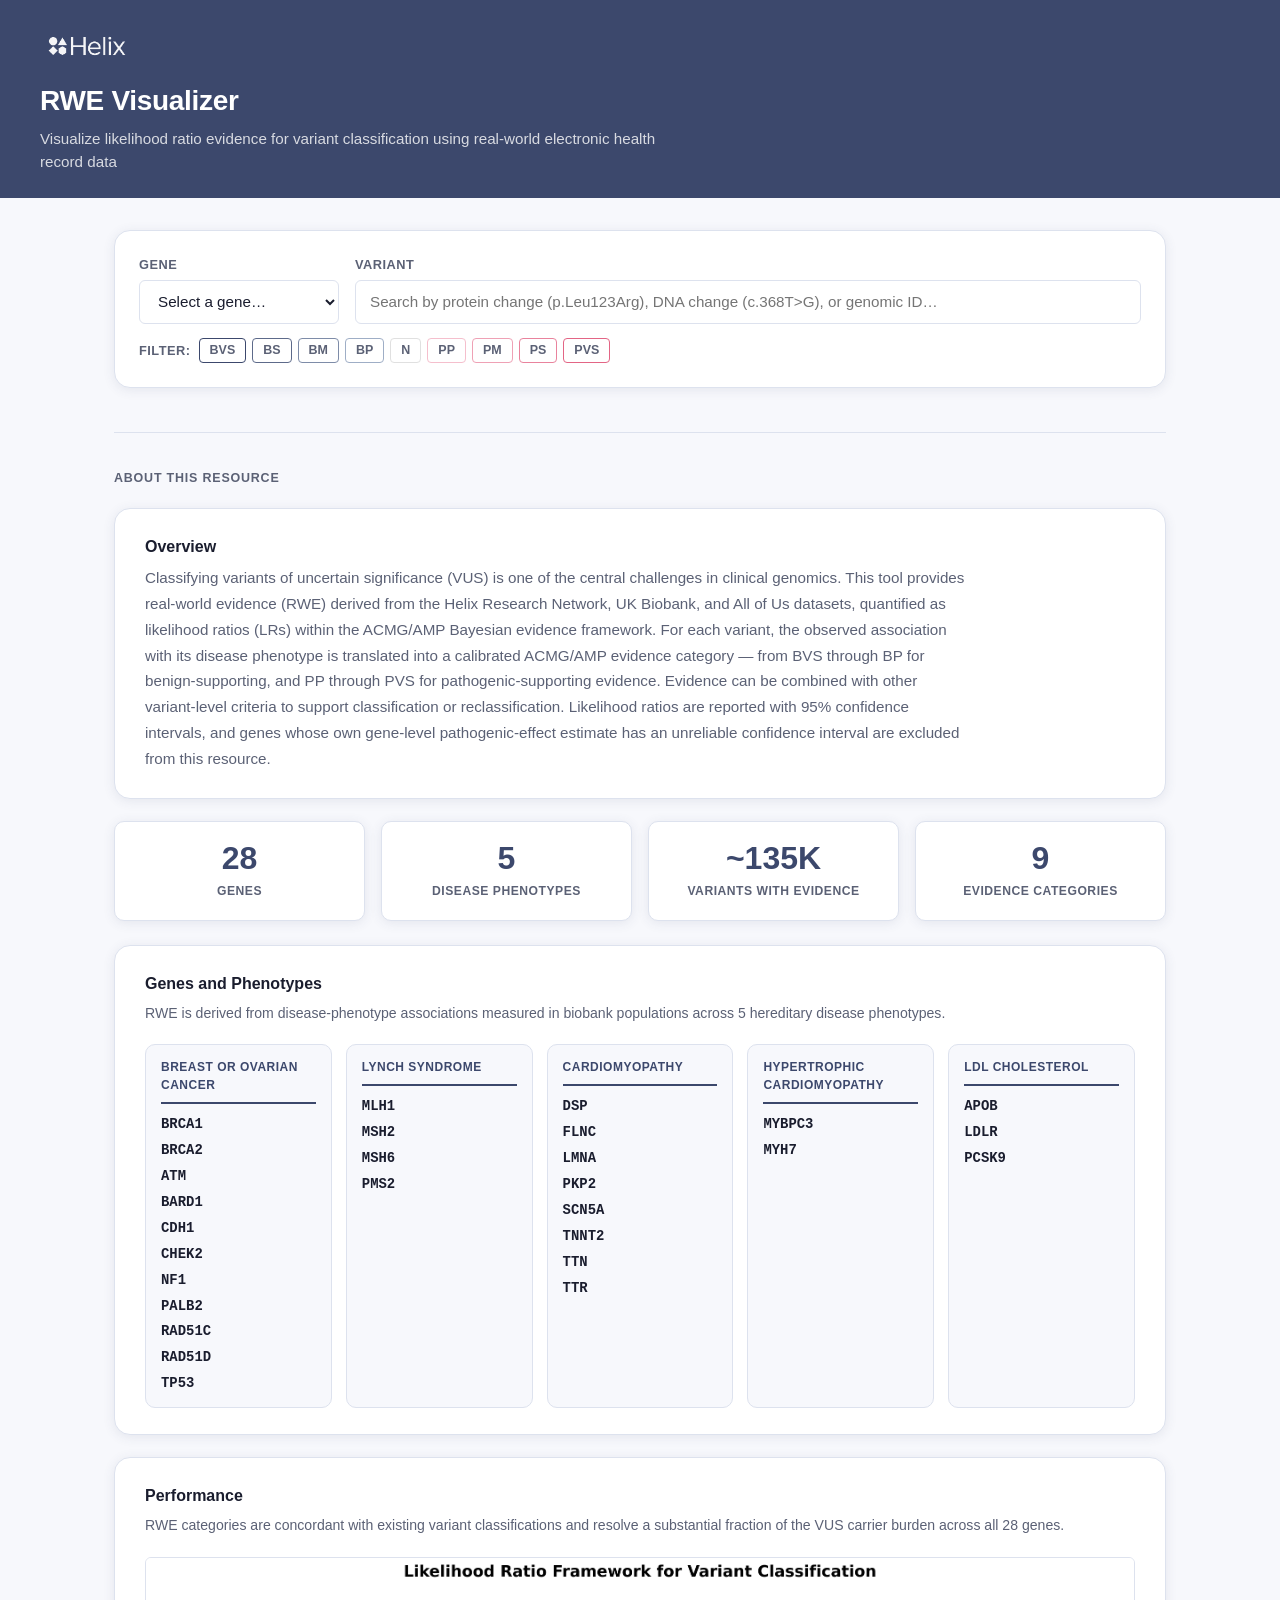
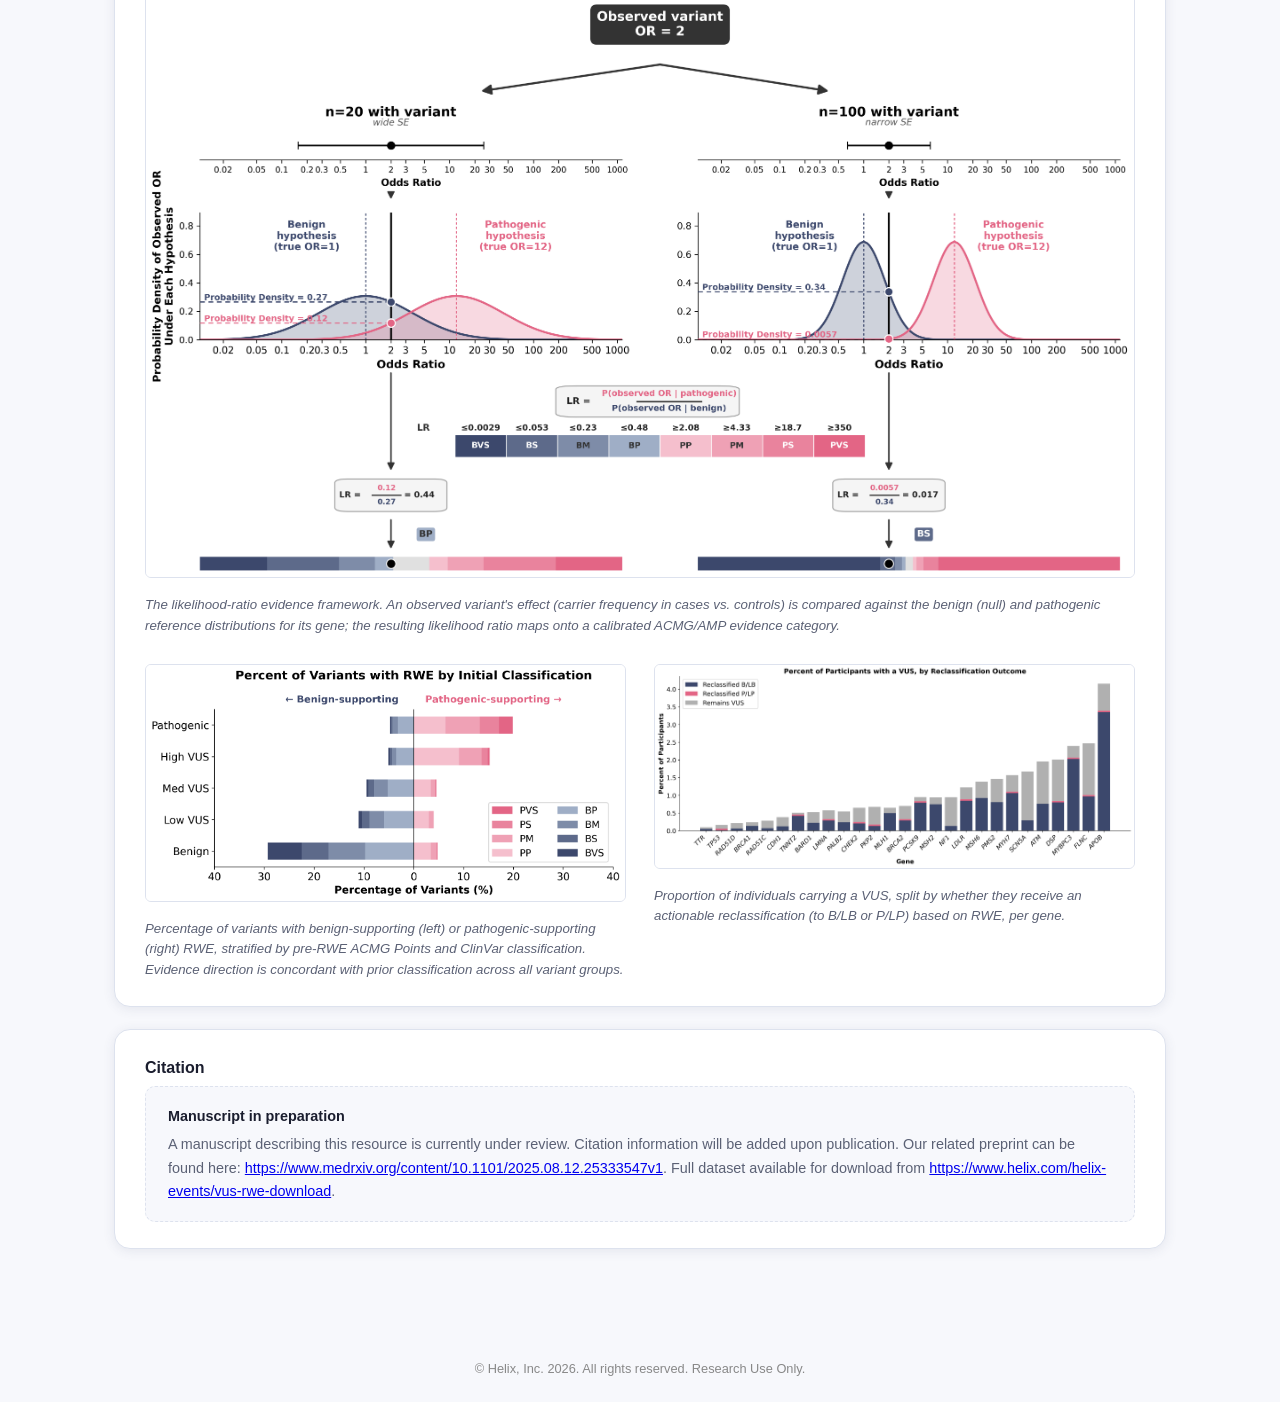
<file: index.html>
<!DOCTYPE html>
<html lang="en">
<head>
  <meta charset="UTF-8">
  <meta name="viewport" content="width=device-width, initial-scale=1.0">
  <title>RWE Visualizer</title>
  <link rel="stylesheet" href="style.css">
  <script src="plotly.min.js" charset="utf-8"></script>
  <!-- Public build: lean data (data_v3_public), showFullData: false, loads app.js.
       Mechanically derived from the internal build -- see strip_v3_public_fields.py. -->
  <script>window.APP_CONFIG = { showFullData: false };</script>
  <style>
    /* ---- About section styles ---- */

    .about-divider {
      border: none;
      border-top: 1px solid var(--color-border);
      margin: 44px 0 36px;
    }
    .about-heading {
      font-size: 0.78rem;
      font-weight: 700;
      text-transform: uppercase;
      letter-spacing: 0.8px;
      color: var(--color-text-muted);
      margin-bottom: 20px;
    }

    /* ---- Stats row ---- */
    .stats-row {
      display: grid;
      grid-template-columns: repeat(4, 1fr);
      gap: 16px;
      margin-bottom: 24px;
    }
    .stat-card {
      background: var(--color-surface);
      border: 1px solid var(--color-border);
      border-radius: var(--radius-md);
      box-shadow: var(--shadow);
      padding: 20px 16px;
      text-align: center;
    }
    .stat-number {
      font-size: 2rem;
      font-weight: 800;
      color: var(--color-primary);
      line-height: 1;
      margin-bottom: 8px;
    }
    .stat-label {
      font-size: 0.76rem;
      font-weight: 600;
      text-transform: uppercase;
      letter-spacing: 0.5px;
      color: var(--color-text-muted);
    }

    /* ---- Shared card ---- */
    .about-card {
      background: var(--color-surface);
      border: 1px solid var(--color-border);
      border-radius: var(--radius-lg);
      box-shadow: var(--shadow);
      padding: 26px 30px;
      margin-bottom: 22px;
    }
    .about-card h3 {
      font-size: 1rem;
      font-weight: 700;
      color: var(--color-text);
      margin-bottom: 6px;
    }
    .about-card .card-desc {
      font-size: 0.88rem;
      color: var(--color-text-muted);
      line-height: 1.6;
      margin-bottom: 20px;
    }

    /* ---- Description ---- */
    .description-text {
      font-size: 0.95rem;
      color: var(--color-text-muted);
      line-height: 1.7;
      max-width: 820px;
    }

    /* ---- Gene / phenotype grid ---- */
    .phenotype-grid {
      display: grid;
      grid-template-columns: repeat(5, 1fr);
      gap: 14px;
    }
    .phenotype-col {
      background: var(--color-bg);
      border: 1px solid var(--color-border);
      border-radius: var(--radius-md);
      padding: 13px 15px;
    }
    .phenotype-name {
      font-size: 0.75rem;
      font-weight: 700;
      text-transform: uppercase;
      letter-spacing: 0.5px;
      color: var(--color-primary);
      padding-bottom: 8px;
      margin-bottom: 10px;
      border-bottom: 2px solid var(--color-primary);
    }
    .gene-list {
      list-style: none;
      display: flex;
      flex-direction: column;
      gap: 5px;
    }
    .gene-list li {
      font-size: 0.87rem;
      font-weight: 600;
      font-family: "SFMono-Regular", Consolas, "Liberation Mono", Menlo, monospace;
      color: var(--color-text);
    }

    /* ---- Figures ---- */
    .figures-row {
      display: grid;
      grid-template-columns: 1fr 1fr;
      gap: 28px;
      align-items: start;
    }
    .figure-wrap { text-align: center; }
    .figure-wrap img {
      max-width: 100%;
      height: auto;
      border-radius: var(--radius-sm);
      border: 1px solid var(--color-border);
    }
    .figure-caption {
      margin-top: 10px;
      font-size: 0.83rem;
      color: var(--color-text-muted);
      line-height: 1.55;
      font-style: italic;
      text-align: left;
    }
    .figure-wrap.figure-wide { grid-column: 1 / -1; }

    /* ---- Citation placeholder ---- */
    .citation-box {
      background: var(--color-bg);
      border: 1.5px dashed var(--color-border);
      border-radius: var(--radius-md);
      padding: 18px 22px;
      font-size: 0.9rem;
      color: var(--color-text-muted);
      line-height: 1.6;
    }
    .citation-box strong {
      font-style: normal;
      color: var(--color-text);
      display: block;
      margin-bottom: 5px;
    }

    /* ---- Responsive ---- */
    @media (max-width: 960px) {
      .phenotype-grid { grid-template-columns: repeat(3, 1fr); }
      .figures-row { grid-template-columns: 1fr; }
    }
    @media (max-width: 680px) {
      .stats-row { grid-template-columns: repeat(2, 1fr); }
      .phenotype-grid { grid-template-columns: repeat(2, 1fr); }
    }
  </style>
</head>
<body>

<header>
  <img src="helix_logo_white.png" alt="Helix" style="height:36px;display:block;margin-bottom:16px;opacity:0.95">
  <h1>RWE Visualizer</h1>
  <p>Visualize likelihood ratio evidence for variant classification using real-world electronic health record data</p>
</header>

<main>

  <!-- Search -->
  <section class="search-section">
    <div class="search-row">
      <div class="gene-select-wrapper">
        <label for="gene-select">Gene</label>
        <select id="gene-select">
          <option value="">Select a gene…</option>
        </select>
      </div>
      <div class="variant-search-wrapper">
        <label for="variant-search">Variant</label>
        <input
          type="text"
          id="variant-search"
          placeholder="Search by protein change (p.Leu123Arg), DNA change (c.368T>G), or genomic ID…"
          autocomplete="off"
          spellcheck="false"
        >
      </div>
    </div>
    <div id="search-results" class="search-results hidden"></div>
  </section>

  <!-- Variant detail + plot (hidden until variant selected) -->
  <section id="variant-section" class="variant-section hidden">

    <div class="variant-info-card">
      <div class="variant-header">
        <div class="variant-title">
          <span id="disp-gene" class="gene-badge"></span>
          <span id="disp-hgvsp" class="hgvsp"></span>
        </div>
        <div class="variant-meta">
          <span id="disp-hgvsc"></span>
          <span id="disp-genomic" class="genomic-id"></span>
          <span id="disp-consequence"></span>
          <span id="disp-transcript" class="transcript-id"></span>
        </div>
      </div>
      <div class="variant-classifications">
        <div class="class-item">
          <span class="class-label">RWE Classification</span>
          <span id="disp-rwe" class="class-badge"></span>
        </div>
        <div class="class-item">
          <span class="class-label">Likelihood Ratio</span>
          <span id="disp-lr" class="class-badge"></span>
        </div>
        <!-- Full-data fields: hidden on public page, visible on internal page -->
        <div class="class-item full-data-only" style="display:none">
          <span class="class-label">ClinVar</span>
          <span id="disp-cv" class="class-badge"></span>
        </div>
        <div class="class-item full-data-only" style="display:none">
          <span class="class-label">ACMG Points pre RWE</span>
          <span id="disp-ap" class="class-badge"></span>
        </div>
        <div class="class-item full-data-only" style="display:none">
          <span class="class-label">Starting Category</span>
          <span id="disp-ec" class="class-badge"></span>
        </div>
        <div class="class-item full-data-only" style="display:none">
          <span class="class-label">New Category</span>
          <span id="disp-nc" class="class-badge"></span>
        </div>
      </div>
    </div>

    <!-- Quantitative gene notice -->
    <div id="quant-notice" class="quant-notice hidden">
      <p><strong>Quantitative trait gene</strong> — This gene uses a continuous phenotype (LDL Cholesterol).
      The LR framework visualization for quantitative traits is coming soon.</p>
    </div>

    <!-- Plot -->
    <div id="plot-container"></div>

    <!-- Downgrade note (shown for sample-size-limited variants) -->
    <div id="downgrade-note" class="downgrade-note hidden"></div>

  </section>

  <!-- ============================================================
       About this resource
       ============================================================ -->

  <hr class="about-divider">
  <p class="about-heading">About this resource</p>

  <!-- Description -->
  <div class="about-card">
    <h3>Overview</h3>
    <p class="description-text">
      Classifying variants of uncertain significance (VUS) is one of the central challenges in clinical genomics.
      This tool provides real-world evidence (RWE) derived from the Helix Research Network, UK Biobank, and All of Us datasets, quantified as
      likelihood ratios (LRs) within the ACMG/AMP Bayesian evidence framework. For each variant, the observed
      association with its disease phenotype is translated into a calibrated ACMG/AMP evidence category —
      from BVS through BP for benign-supporting, and PP through PVS for pathogenic-supporting evidence.
      Evidence can be combined with other variant-level criteria to support classification or reclassification.
      Likelihood ratios are reported with 95% confidence intervals, and genes whose own gene-level pathogenic-effect
      estimate has an unreliable confidence interval are excluded from this resource.
    </p>
  </div>

  <!-- Stats -->
  <div class="stats-row">
    <div class="stat-card">
      <div class="stat-number">28</div>
      <div class="stat-label">Genes</div>
    </div>
    <div class="stat-card">
      <div class="stat-number">5</div>
      <div class="stat-label">Disease Phenotypes</div>
    </div>
    <div class="stat-card">
      <div class="stat-number">~135K</div>
      <div class="stat-label">Variants with Evidence</div>
    </div>
    <div class="stat-card">
      <div class="stat-number">9</div>
      <div class="stat-label">Evidence Categories</div>
    </div>
  </div>

  <!-- Genes & Phenotypes -->
  <div class="about-card">
    <h3>Genes and Phenotypes</h3>
    <p class="card-desc">
      RWE is derived from disease-phenotype associations measured in biobank populations across 5 hereditary disease phenotypes.
    </p>
    <div class="phenotype-grid">

      <div class="phenotype-col">
        <div class="phenotype-name">Breast or Ovarian Cancer</div>
        <ul class="gene-list">
          <li>BRCA1</li>
          <li>BRCA2</li>
          <li>ATM</li>
          <li>BARD1</li>
          <li>CDH1</li>
          <li>CHEK2</li>
          <li>NF1</li>
          <li>PALB2</li>
          <li>RAD51C</li>
          <li>RAD51D</li>
          <li>TP53</li>
        </ul>
      </div>

      <div class="phenotype-col">
        <div class="phenotype-name">Lynch Syndrome</div>
        <ul class="gene-list">
          <li>MLH1</li>
          <li>MSH2</li>
          <li>MSH6</li>
          <li>PMS2</li>
        </ul>
      </div>

      <div class="phenotype-col">
        <div class="phenotype-name">Cardiomyopathy</div>
        <ul class="gene-list">
          <li>DSP</li>
          <li>FLNC</li>
          <li>LMNA</li>
          <li>PKP2</li>
          <li>SCN5A</li>
          <li>TNNT2</li>
          <li>TTN</li>
          <li>TTR</li>
        </ul>
      </div>

      <div class="phenotype-col">
        <div class="phenotype-name">Hypertrophic Cardiomyopathy</div>
        <ul class="gene-list">
          <li>MYBPC3</li>
          <li>MYH7</li>
        </ul>
      </div>

      <div class="phenotype-col">
        <div class="phenotype-name">LDL Cholesterol</div>
        <ul class="gene-list">
          <li>APOB</li>
          <li>LDLR</li>
          <li>PCSK9</li>
        </ul>
      </div>

    </div>
  </div>

  <!-- Performance figures -->
  <div class="about-card">
    <h3>Performance</h3>
    <p class="card-desc">
      RWE categories are concordant with existing variant classifications and resolve a substantial fraction
      of the VUS carrier burden across all 28 genes.
    </p>
    <div class="figures-row">

      <div class="figure-wrap figure-wide">
        <img
          src="figure1b_flowchart_axis_nameless.png"
          alt="Diagram illustrating the likelihood-ratio evidence framework: observed effect size relative to the benign and pathogenic reference distributions"
        >
        <p class="figure-caption">
          The likelihood-ratio evidence framework. An observed variant's effect (carrier frequency in
          cases vs. controls) is compared against the benign (null) and pathogenic reference distributions
          for its gene; the resulting likelihood ratio maps onto a calibrated ACMG/AMP evidence category.
        </p>
      </div>

      <div class="figure-wrap">
        <img
          src="evidence_strength_diverging_v3.png"
          alt="Diverging bar chart showing percent of variants with benign- or pathogenic-supporting RWE, stratified by pre-RWE ACMG Points and ClinVar classification"
        >
        <p class="figure-caption">
          Percentage of variants with benign-supporting (left) or pathogenic-supporting (right) RWE,
          stratified by pre-RWE ACMG Points and ClinVar classification. Evidence direction is concordant with prior classification across
          all variant groups.
        </p>
      </div>

      <div class="figure-wrap">
        <img
          src="gene_reclassification_stacked_bar_v3.png"
          alt="Stacked bar chart showing the percent of VUS carriers reclassified per gene"
        >
        <p class="figure-caption">
          Proportion of individuals carrying a VUS, split by whether they receive an actionable
          reclassification (to B/LB or P/LP) based on RWE, per gene.
        </p>
      </div>

    </div>
  </div>

  <!-- Citation placeholder -->
  <div class="about-card">
    <h3>Citation</h3>
    <div class="citation-box">
      <strong>Manuscript in preparation</strong>
      A manuscript describing this resource is currently under review.
      Citation information will be added upon publication. Our related preprint can be found here: <a href="https://www.medrxiv.org/content/10.1101/2025.08.12.25333547v1" target="_blank" rel="noopener">https://www.medrxiv.org/content/10.1101/2025.08.12.25333547v1</a>.
      Full dataset available for download from <a href="https://www.helix.com/helix-events/vus-rwe-download" target="_blank" rel="noopener">https://www.helix.com/helix-events/vus-rwe-download</a>.
    </div>
  </div>

</main>

<footer style="text-align:center;padding:24px;font-size:0.8rem;color:#888">
  &copy; Helix, Inc. 2026. All rights reserved. Research Use Only.
</footer>

<script src="app.js"></script>
</body>
</html>
</file>
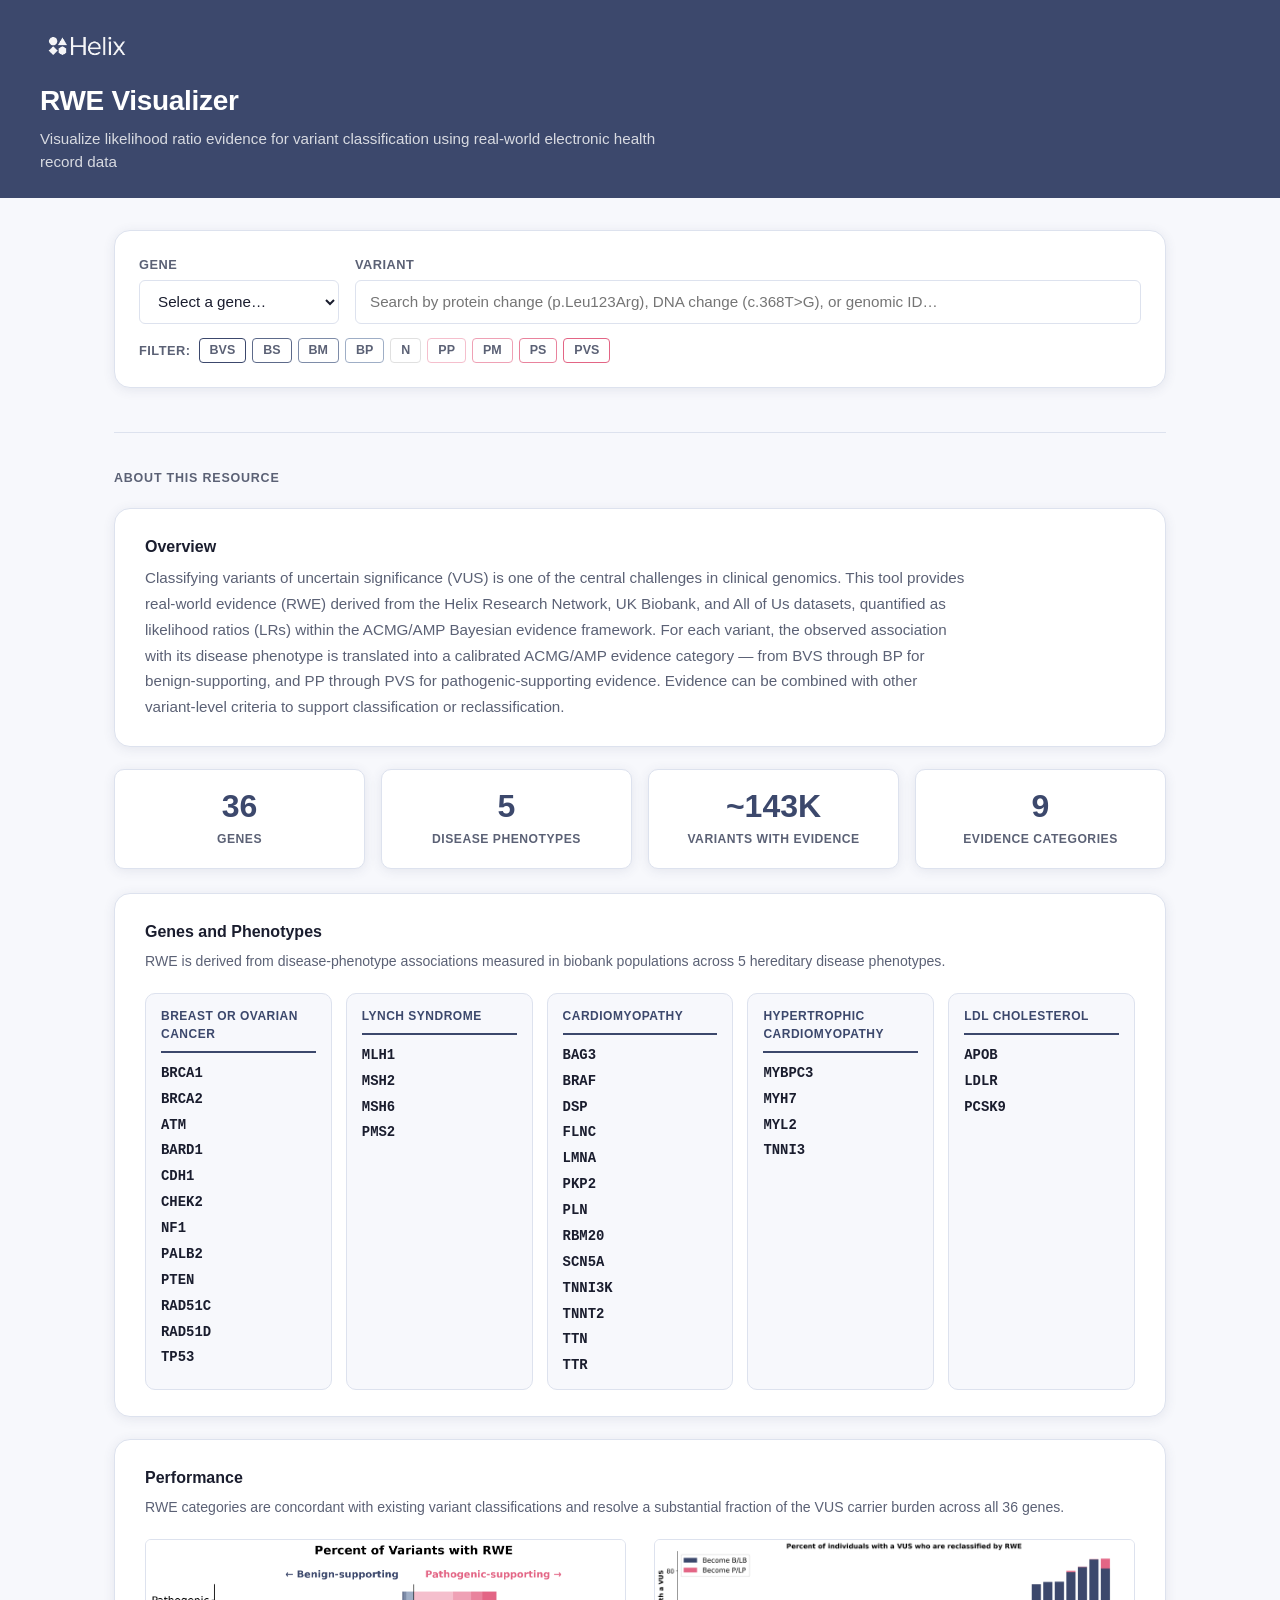
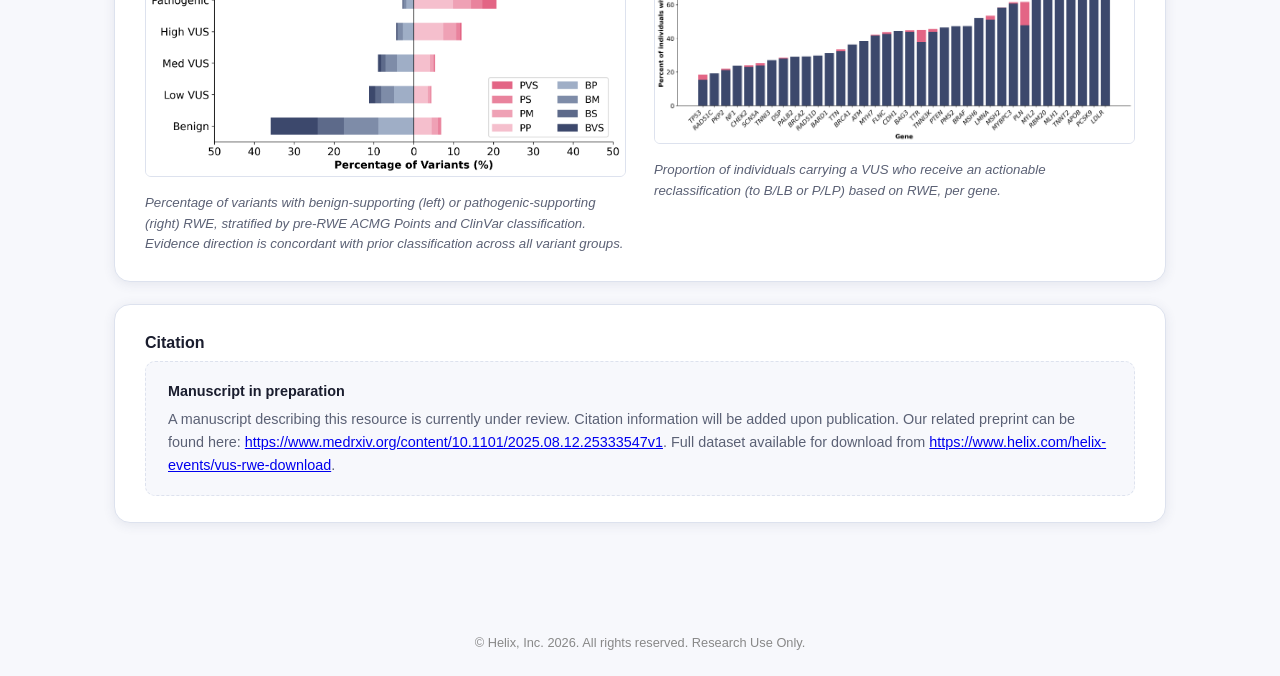
<file: v2/index.html>
<!DOCTYPE html>
<html lang="en">
<head>
  <meta charset="UTF-8">
  <meta name="viewport" content="width=device-width, initial-scale=1.0">
  <title>RWE Visualizer</title>
  <link rel="stylesheet" href="style.css">
  <script src="plotly.min.js" charset="utf-8"></script>
  <!-- Public version: RWE classification only -->
  <script>window.APP_CONFIG = { showFullData: false };</script>
  <style>
    /* ---- About section styles ---- */

    .about-divider {
      border: none;
      border-top: 1px solid var(--color-border);
      margin: 44px 0 36px;
    }
    .about-heading {
      font-size: 0.78rem;
      font-weight: 700;
      text-transform: uppercase;
      letter-spacing: 0.8px;
      color: var(--color-text-muted);
      margin-bottom: 20px;
    }

    /* ---- Stats row ---- */
    .stats-row {
      display: grid;
      grid-template-columns: repeat(4, 1fr);
      gap: 16px;
      margin-bottom: 24px;
    }
    .stat-card {
      background: var(--color-surface);
      border: 1px solid var(--color-border);
      border-radius: var(--radius-md);
      box-shadow: var(--shadow);
      padding: 20px 16px;
      text-align: center;
    }
    .stat-number {
      font-size: 2rem;
      font-weight: 800;
      color: var(--color-primary);
      line-height: 1;
      margin-bottom: 8px;
    }
    .stat-label {
      font-size: 0.76rem;
      font-weight: 600;
      text-transform: uppercase;
      letter-spacing: 0.5px;
      color: var(--color-text-muted);
    }

    /* ---- Shared card ---- */
    .about-card {
      background: var(--color-surface);
      border: 1px solid var(--color-border);
      border-radius: var(--radius-lg);
      box-shadow: var(--shadow);
      padding: 26px 30px;
      margin-bottom: 22px;
    }
    .about-card h3 {
      font-size: 1rem;
      font-weight: 700;
      color: var(--color-text);
      margin-bottom: 6px;
    }
    .about-card .card-desc {
      font-size: 0.88rem;
      color: var(--color-text-muted);
      line-height: 1.6;
      margin-bottom: 20px;
    }

    /* ---- Description ---- */
    .description-text {
      font-size: 0.95rem;
      color: var(--color-text-muted);
      line-height: 1.7;
      max-width: 820px;
    }

    /* ---- Gene / phenotype grid ---- */
    .phenotype-grid {
      display: grid;
      grid-template-columns: repeat(5, 1fr);
      gap: 14px;
    }
    .phenotype-col {
      background: var(--color-bg);
      border: 1px solid var(--color-border);
      border-radius: var(--radius-md);
      padding: 13px 15px;
    }
    .phenotype-name {
      font-size: 0.75rem;
      font-weight: 700;
      text-transform: uppercase;
      letter-spacing: 0.5px;
      color: var(--color-primary);
      padding-bottom: 8px;
      margin-bottom: 10px;
      border-bottom: 2px solid var(--color-primary);
    }
    .gene-list {
      list-style: none;
      display: flex;
      flex-direction: column;
      gap: 5px;
    }
    .gene-list li {
      font-size: 0.87rem;
      font-weight: 600;
      font-family: "SFMono-Regular", Consolas, "Liberation Mono", Menlo, monospace;
      color: var(--color-text);
    }

    /* ---- Figures ---- */
    .figures-row {
      display: grid;
      grid-template-columns: 1fr 1fr;
      gap: 28px;
      align-items: start;
    }
    .figure-wrap { text-align: center; }
    .figure-wrap img {
      max-width: 100%;
      height: auto;
      border-radius: var(--radius-sm);
      border: 1px solid var(--color-border);
    }
    .figure-caption {
      margin-top: 10px;
      font-size: 0.83rem;
      color: var(--color-text-muted);
      line-height: 1.55;
      font-style: italic;
      text-align: left;
    }

    /* ---- Citation placeholder ---- */
    .citation-box {
      background: var(--color-bg);
      border: 1.5px dashed var(--color-border);
      border-radius: var(--radius-md);
      padding: 18px 22px;
      font-size: 0.9rem;
      color: var(--color-text-muted);
      line-height: 1.6;
    }
    .citation-box strong {
      font-style: normal;
      color: var(--color-text);
      display: block;
      margin-bottom: 5px;
    }

    /* ---- Responsive ---- */
    @media (max-width: 960px) {
      .phenotype-grid { grid-template-columns: repeat(3, 1fr); }
      .figures-row { grid-template-columns: 1fr; }
    }
    @media (max-width: 680px) {
      .stats-row { grid-template-columns: repeat(2, 1fr); }
      .phenotype-grid { grid-template-columns: repeat(2, 1fr); }
    }
  </style>
</head>
<body>

<header>
  <img src="helix_logo_white.png" alt="Helix" style="height:36px;display:block;margin-bottom:16px;opacity:0.95">
  <h1>RWE Visualizer</h1>
  <p>Visualize likelihood ratio evidence for variant classification using real-world electronic health record data</p>
</header>

<main>

  <!-- Search -->
  <section class="search-section">
    <div class="search-row">
      <div class="gene-select-wrapper">
        <label for="gene-select">Gene</label>
        <select id="gene-select">
          <option value="">Select a gene…</option>
        </select>
      </div>
      <div class="variant-search-wrapper">
        <label for="variant-search">Variant</label>
        <input
          type="text"
          id="variant-search"
          placeholder="Search by protein change (p.Leu123Arg), DNA change (c.368T>G), or genomic ID…"
          autocomplete="off"
          spellcheck="false"
        >
      </div>
    </div>
    <div id="search-results" class="search-results hidden"></div>
  </section>

  <!-- Variant detail + plot (hidden until variant selected) -->
  <section id="variant-section" class="variant-section hidden">

    <div class="variant-info-card">
      <div class="variant-header">
        <div class="variant-title">
          <span id="disp-gene" class="gene-badge"></span>
          <span id="disp-hgvsp" class="hgvsp"></span>
        </div>
        <div class="variant-meta">
          <span id="disp-hgvsc"></span>
          <span id="disp-genomic" class="genomic-id"></span>
          <span id="disp-consequence"></span>
          <span id="disp-transcript" class="transcript-id"></span>
        </div>
      </div>
      <div class="variant-classifications">
        <div class="class-item">
          <span class="class-label">RWE Classification</span>
          <span id="disp-rwe" class="class-badge"></span>
        </div>
        <!-- Full-data fields: hidden on public page, visible on internal page -->
        <div class="class-item full-data-only" style="display:none">
          <span class="class-label">New Category</span>
          <span id="disp-nc" class="class-badge"></span>
        </div>
        <div class="class-item full-data-only" style="display:none">
          <span class="class-label">ClinVar</span>
          <span id="disp-cv" class="class-value"></span>
        </div>
        <div class="class-item">
          <span class="class-label">Likelihood Ratio</span>
          <span id="disp-lr" class="class-value"></span>
        </div>
      </div>
    </div>

    <!-- Quantitative gene notice -->
    <div id="quant-notice" class="quant-notice hidden">
      <p><strong>Quantitative trait gene</strong> — This gene uses a continuous phenotype (LDL Cholesterol).
      The LR framework visualization for quantitative traits is coming soon.</p>
    </div>

    <!-- Plot -->
    <div id="plot-container"></div>

    <!-- Downgrade note (shown for sample-size-limited variants) -->
    <div id="downgrade-note" class="downgrade-note hidden"></div>

  </section>

  <!-- ============================================================
       About this resource
       ============================================================ -->

  <hr class="about-divider">
  <p class="about-heading">About this resource</p>

  <!-- Description -->
  <div class="about-card">
    <h3>Overview</h3>
    <p class="description-text">
      Classifying variants of uncertain significance (VUS) is one of the central challenges in clinical genomics.
      This tool provides real-world evidence (RWE) derived from the Helix Research Network, UK Biobank, and All of Us datasets, quantified as
      likelihood ratios (LRs) within the ACMG/AMP Bayesian evidence framework. For each variant, the observed
      association with its disease phenotype is translated into a calibrated ACMG/AMP evidence category —
      from BVS through BP for benign-supporting, and PP through PVS for pathogenic-supporting evidence.
      Evidence can be combined with other variant-level criteria to support classification or reclassification.
    </p>
  </div>

  <!-- Stats -->
  <div class="stats-row">
    <div class="stat-card">
      <div class="stat-number">36</div>
      <div class="stat-label">Genes</div>
    </div>
    <div class="stat-card">
      <div class="stat-number">5</div>
      <div class="stat-label">Disease Phenotypes</div>
    </div>
    <div class="stat-card">
      <div class="stat-number">~143K</div>
      <div class="stat-label">Variants with Evidence</div>
    </div>
    <div class="stat-card">
      <div class="stat-number">9</div>
      <div class="stat-label">Evidence Categories</div>
    </div>
  </div>

  <!-- Genes & Phenotypes -->
  <div class="about-card">
    <h3>Genes and Phenotypes</h3>
    <p class="card-desc">
      RWE is derived from disease-phenotype associations measured in biobank populations across 5 hereditary disease phenotypes.
    </p>
    <div class="phenotype-grid">

      <div class="phenotype-col">
        <div class="phenotype-name">Breast or Ovarian Cancer</div>
        <ul class="gene-list">
          <li>BRCA1</li>
          <li>BRCA2</li>
          <li>ATM</li>
          <li>BARD1</li>
          <li>CDH1</li>
          <li>CHEK2</li>
          <li>NF1</li>
          <li>PALB2</li>
          <li>PTEN</li>
          <li>RAD51C</li>
          <li>RAD51D</li>
          <li>TP53</li>
        </ul>
      </div>

      <div class="phenotype-col">
        <div class="phenotype-name">Lynch Syndrome</div>
        <ul class="gene-list">
          <li>MLH1</li>
          <li>MSH2</li>
          <li>MSH6</li>
          <li>PMS2</li>
        </ul>
      </div>

      <div class="phenotype-col">
        <div class="phenotype-name">Cardiomyopathy</div>
        <ul class="gene-list">
          <li>BAG3</li>
          <li>BRAF</li>
          <li>DSP</li>
          <li>FLNC</li>
          <li>LMNA</li>
          <li>PKP2</li>
          <li>PLN</li>
          <li>RBM20</li>
          <li>SCN5A</li>
          <li>TNNI3K</li>
          <li>TNNT2</li>
          <li>TTN</li>
          <li>TTR</li>
        </ul>
      </div>

      <div class="phenotype-col">
        <div class="phenotype-name">Hypertrophic Cardiomyopathy</div>
        <ul class="gene-list">
          <li>MYBPC3</li>
          <li>MYH7</li>
          <li>MYL2</li>
          <li>TNNI3</li>
        </ul>
      </div>

      <div class="phenotype-col">
        <div class="phenotype-name">LDL Cholesterol</div>
        <ul class="gene-list">
          <li>APOB</li>
          <li>LDLR</li>
          <li>PCSK9</li>
        </ul>
      </div>

    </div>
  </div>

  <!-- Performance figures -->
  <div class="about-card">
    <h3>Performance</h3>
    <p class="card-desc">
      RWE categories are concordant with existing variant classifications and resolve a substantial fraction
      of the VUS carrier burden across all 36 genes.
    </p>
    <div class="figures-row">

      <div class="figure-wrap">
        <img
          src="evidence_strength_diverging_final_quantandbinary.png"
          alt="Diverging bar chart showing percent of variants with benign- or pathogenic-supporting RWE, stratified by pre-RWE ACMG Points and ClinVar classification"
        >
        <p class="figure-caption">
          Percentage of variants with benign-supporting (left) or pathogenic-supporting (right) RWE,
          stratified by pre-RWE ACMG Points and ClinVar classification. Evidence direction is concordant with prior classification across
          all variant groups.
        </p>
      </div>

      <div class="figure-wrap">
        <img
          src="gene_reclassification_stacked_bar%20(9).png"
          alt="Stacked bar chart showing the percent of VUS carriers reclassified per gene"
        >
        <p class="figure-caption">
          Proportion of individuals carrying a VUS who receive an actionable reclassification
          (to B/LB or P/LP) based on RWE, per gene.
        </p>
      </div>

    </div>
  </div>

  <!-- Citation placeholder -->
  <div class="about-card">
    <h3>Citation</h3>
    <div class="citation-box">
      <strong>Manuscript in preparation</strong>
      A manuscript describing this resource is currently under review.
      Citation information will be added upon publication. Our related preprint can be found here: <a href="https://www.medrxiv.org/content/10.1101/2025.08.12.25333547v1" target="_blank" rel="noopener">https://www.medrxiv.org/content/10.1101/2025.08.12.25333547v1</a>.
      Full dataset available for download from <a href="https://www.helix.com/helix-events/vus-rwe-download" target="_blank" rel="noopener">https://www.helix.com/helix-events/vus-rwe-download</a>.
    </div>
  </div>

</main>

<footer style="text-align:center;padding:24px;font-size:0.8rem;color:#888">
  &copy; Helix, Inc. 2026. All rights reserved. Research Use Only.
</footer>

<script src="app.js"></script>
</body>
</html>
</file>
<file: style.css>
/* ============================================================
   VUS Evidence Visualizer — Stylesheet
   ============================================================ */

:root {
  --color-bg:        #f7f8fc;
  --color-surface:   #ffffff;
  --color-border:    #dde2ee;
  --color-text:      #1a1d2e;
  --color-text-muted:#5b6175;
  --color-primary:   #3c486c;
  --color-accent:    #e36585;

  /* Evidence category palette */
  --c-bvs: #3c486c;
  --c-bs:  #5d6a8a;
  --c-bm:  #7e8ca8;
  --c-bp:  #9faec6;
  --c-neu: #e0e0e0;
  --c-pp:  #f5bfcd;
  --c-pm:  #efa1b5;
  --c-ps:  #e9839d;
  --c-pvs: #e36585;

  --radius-sm: 6px;
  --radius-md: 10px;
  --radius-lg: 16px;
  --shadow:    0 2px 12px rgba(60,72,108,0.10);
}

*, *::before, *::after { box-sizing: border-box; margin: 0; padding: 0; }

body {
  font-family: -apple-system, BlinkMacSystemFont, "Segoe UI", Roboto, "Helvetica Neue", Arial, sans-serif;
  background: var(--color-bg);
  color: var(--color-text);
  font-size: 15px;
  line-height: 1.5;
}

/* ---- Header ---- */
header {
  background: var(--color-primary);
  color: #fff;
  padding: 28px 40px 24px;
}
header h1 {
  font-size: 1.75rem;
  font-weight: 700;
  letter-spacing: -0.3px;
}
header p {
  margin-top: 6px;
  font-size: 0.95rem;
  opacity: 0.8;
  max-width: 640px;
}

/* ---- Main layout ---- */
main {
  max-width: 1100px;
  margin: 0 auto;
  padding: 32px 24px 64px;
}

/* ---- Search section ---- */
.search-section {
  background: var(--color-surface);
  border: 1px solid var(--color-border);
  border-radius: var(--radius-lg);
  box-shadow: var(--shadow);
  padding: 24px;
  margin-bottom: 28px;
}

.search-row {
  display: flex;
  gap: 16px;
  align-items: flex-end;
}

.gene-select-wrapper,
.variant-search-wrapper {
  display: flex;
  flex-direction: column;
  gap: 6px;
}

.gene-select-wrapper { flex: 0 0 200px; }
.variant-search-wrapper { flex: 1; }

label {
  font-size: 0.8rem;
  font-weight: 600;
  text-transform: uppercase;
  letter-spacing: 0.5px;
  color: var(--color-text-muted);
}

select, input[type="text"] {
  height: 44px;
  padding: 0 14px;
  border: 1.5px solid var(--color-border);
  border-radius: var(--radius-sm);
  font-size: 0.95rem;
  color: var(--color-text);
  background: var(--color-surface);
  width: 100%;
  outline: none;
  transition: border-color 0.15s;
}
select:focus, input[type="text"]:focus {
  border-color: var(--color-primary);
}

.search-results {
  margin-top: 8px;
  border: 1.5px solid var(--color-border);
  border-radius: var(--radius-sm);
  max-height: 280px;
  overflow-y: auto;
  background: var(--color-surface);
  box-shadow: 0 4px 16px rgba(0,0,0,0.08);
}
.search-results.hidden { display: none; }

.result-item {
  padding: 10px 16px;
  cursor: pointer;
  display: flex;
  align-items: center;
  gap: 12px;
  border-bottom: 1px solid var(--color-border);
  transition: background 0.1s;
}
.result-item:last-child { border-bottom: none; }
.result-item:hover { background: #f0f3fa; }

.result-gene { font-weight: 700; color: var(--color-primary); min-width: 60px; }
.result-hgvsp { font-size: 0.92rem; color: var(--color-text); flex: 1; }
.result-hgvsc { font-size: 0.85rem; color: var(--color-text-muted); flex: 1; }
.result-badge {
  font-size: 0.75rem;
  font-weight: 700;
  padding: 2px 8px;
  border-radius: 4px;
  color: #fff;
  min-width: 36px;
  text-align: center;
}

.result-more {
  padding: 10px 16px;
  font-size: 0.85rem;
  color: var(--color-text-muted);
  text-align: center;
  font-style: italic;
}

/* ---- Loading spinner ---- */
.loading-msg {
  padding: 12px 16px;
  font-size: 0.9rem;
  color: var(--color-text-muted);
  text-align: center;
}

/* ---- Variant info card ---- */
.variant-section { margin-top: 0; }
.variant-section.hidden { display: none; }

.variant-info-card {
  background: var(--color-surface);
  border: 1px solid var(--color-border);
  border-radius: var(--radius-lg);
  box-shadow: var(--shadow);
  padding: 22px 28px;
  margin-bottom: 20px;
}

.variant-header {
  margin-bottom: 16px;
  border-bottom: 1px solid var(--color-border);
  padding-bottom: 14px;
}
.variant-title {
  display: flex;
  align-items: center;
  gap: 12px;
  flex-wrap: wrap;
  margin-bottom: 6px;
}
.gene-badge {
  background: var(--color-primary);
  color: #fff;
  font-weight: 700;
  padding: 3px 12px;
  border-radius: 6px;
  font-size: 0.95rem;
}
.hgvsp {
  font-size: 1.15rem;
  font-weight: 600;
  font-family: "SFMono-Regular", Consolas, "Liberation Mono", Menlo, monospace;
}
.variant-meta {
  font-size: 0.88rem;
  color: var(--color-text-muted);
  font-family: "SFMono-Regular", Consolas, monospace;
  display: flex;
  gap: 16px;
  flex-wrap: wrap;
}
.genomic-id {
  color: var(--color-text-muted);
  opacity: 0.75;
}

.variant-classifications {
  display: flex;
  gap: 24px;
  flex-wrap: wrap;
  align-items: center;
}
.class-item {
  display: flex;
  flex-direction: column;
  gap: 4px;
}
.class-label {
  font-size: 0.75rem;
  font-weight: 600;
  text-transform: uppercase;
  letter-spacing: 0.5px;
  color: var(--color-text-muted);
}
.class-badge {
  font-size: 0.9rem;
  font-weight: 700;
  padding: 3px 12px;
  border-radius: 6px;
  color: #fff;
  display: inline-block;
  min-width: 40px;
  text-align: center;
}
.class-value {
  font-size: 0.95rem;
  font-weight: 600;
  color: var(--color-text);
}

/* ---- Evidence badge colors ---- */
.badge-BVS { background: var(--c-bvs); }
.badge-BS  { background: var(--c-bs); }
.badge-BM  { background: var(--c-bm); }
.badge-BP  { background: var(--c-bp); color: var(--color-text) !important; }
.badge-neutral { background: var(--c-neu); color: var(--color-text) !important; }
.badge-V   { background: var(--c-neu); color: var(--color-text) !important; }
.badge-PP  { background: var(--c-pp); color: var(--color-text) !important; }
.badge-PM  { background: var(--c-pm); color: var(--color-text) !important; }
.badge-PS  { background: var(--c-ps); }
.badge-PVS { background: var(--c-pvs); }
.badge-B   { background: var(--c-bm); }
.badge-P   { background: var(--c-ps); }

/* ---- Plot container ---- */
#plot-container {
  background: var(--color-surface);
  border: 1px solid var(--color-border);
  border-radius: var(--radius-lg);
  box-shadow: var(--shadow);
  padding: 0;
  min-height: 540px;
}

/* ---- Evidence legend ---- */
.evidence-legend {
  padding: 14px 24px 16px;
  border-top: 1px solid var(--color-border);
  margin-top: 4px;
}
.evidence-legend h4 {
  font-size: 0.78rem;
  font-weight: 600;
  text-transform: uppercase;
  letter-spacing: 0.5px;
  color: var(--color-text-muted);
  margin-bottom: 10px;
}
.legend-items {
  display: flex;
  gap: 6px;
  flex-wrap: wrap;
  align-items: center;
}
.legend-item {
  display: flex;
  align-items: center;
  gap: 5px;
  font-size: 0.82rem;
  font-weight: 600;
}
.legend-swatch {
  width: 18px;
  height: 18px;
  border-radius: 3px;
  flex-shrink: 0;
  border: 1px solid rgba(0,0,0,0.08);
}
.legend-sep {
  color: var(--color-border);
  font-size: 1.1rem;
  margin: 0 2px;
}

/* ---- Quantitative notice ---- */
.quant-notice {
  background: #fff8e1;
  border: 1px solid #ffe082;
  border-radius: var(--radius-md);
  padding: 18px 22px;
  font-size: 0.93rem;
  color: #5a4500;
  margin-top: 20px;
}
.quant-notice.hidden { display: none; }

/* ---- Downgrade note ---- */
.downgrade-note {
  margin-top: 10px;
  font-size: 0.82rem;
  color: var(--color-text-muted);
  font-style: italic;
  padding: 0 24px 12px;
}
.downgrade-note.hidden { display: none; }

/* ---- Category filter ---- */
.filter-row {
  margin-top: 14px;
  display: flex;
  align-items: center;
  gap: 6px;
  flex-wrap: wrap;
}
.filter-label {
  font-size: 0.8rem;
  font-weight: 600;
  text-transform: uppercase;
  letter-spacing: 0.5px;
  color: var(--color-text-muted);
  margin-right: 2px;
}
.filter-btn {
  font-size: 0.78rem;
  font-weight: 700;
  padding: 3px 10px;
  border-radius: 4px;
  border: 1.5px solid var(--btn-color, #ccc);
  background: transparent;
  color: var(--color-text-muted);
  cursor: pointer;
  transition: background 0.12s, color 0.12s;
  line-height: 1.4;
}
.filter-btn:hover,
.filter-btn.active {
  background: var(--btn-color, #ccc);
  color: #fff;
}
/* Light-background categories need dark text when active */
.filter-btn[data-cat="BP"].active,
.filter-btn[data-cat="neutral"].active,
.filter-btn[data-cat="PP"].active,
.filter-btn[data-cat="PM"].active,
.filter-btn[data-cat="BP"]:hover,
.filter-btn[data-cat="neutral"]:hover,
.filter-btn[data-cat="PP"]:hover,
.filter-btn[data-cat="PM"]:hover { color: var(--color-text); }

/* ---- Responsive ---- */
@media (max-width: 680px) {
  header { padding: 20px 18px 18px; }
  main { padding: 18px 12px 40px; }
  .search-row { flex-direction: column; }
  .gene-select-wrapper { flex: unset; width: 100%; }
  .variant-classifications { gap: 16px; }
}
</file>
<file: v2/style.css>
/* ============================================================
   VUS Evidence Visualizer — Stylesheet
   ============================================================ */

:root {
  --color-bg:        #f7f8fc;
  --color-surface:   #ffffff;
  --color-border:    #dde2ee;
  --color-text:      #1a1d2e;
  --color-text-muted:#5b6175;
  --color-primary:   #3c486c;
  --color-accent:    #e36585;

  /* Evidence category palette */
  --c-bvs: #3c486c;
  --c-bs:  #5d6a8a;
  --c-bm:  #7e8ca8;
  --c-bp:  #9faec6;
  --c-neu: #e0e0e0;
  --c-pp:  #f5bfcd;
  --c-pm:  #efa1b5;
  --c-ps:  #e9839d;
  --c-pvs: #e36585;

  --radius-sm: 6px;
  --radius-md: 10px;
  --radius-lg: 16px;
  --shadow:    0 2px 12px rgba(60,72,108,0.10);
}

*, *::before, *::after { box-sizing: border-box; margin: 0; padding: 0; }

body {
  font-family: -apple-system, BlinkMacSystemFont, "Segoe UI", Roboto, "Helvetica Neue", Arial, sans-serif;
  background: var(--color-bg);
  color: var(--color-text);
  font-size: 15px;
  line-height: 1.5;
}

/* ---- Header ---- */
header {
  background: var(--color-primary);
  color: #fff;
  padding: 28px 40px 24px;
}
header h1 {
  font-size: 1.75rem;
  font-weight: 700;
  letter-spacing: -0.3px;
}
header p {
  margin-top: 6px;
  font-size: 0.95rem;
  opacity: 0.8;
  max-width: 640px;
}

/* ---- Main layout ---- */
main {
  max-width: 1100px;
  margin: 0 auto;
  padding: 32px 24px 64px;
}

/* ---- Search section ---- */
.search-section {
  background: var(--color-surface);
  border: 1px solid var(--color-border);
  border-radius: var(--radius-lg);
  box-shadow: var(--shadow);
  padding: 24px;
  margin-bottom: 28px;
}

.search-row {
  display: flex;
  gap: 16px;
  align-items: flex-end;
}

.gene-select-wrapper,
.variant-search-wrapper {
  display: flex;
  flex-direction: column;
  gap: 6px;
}

.gene-select-wrapper { flex: 0 0 200px; }
.variant-search-wrapper { flex: 1; }

label {
  font-size: 0.8rem;
  font-weight: 600;
  text-transform: uppercase;
  letter-spacing: 0.5px;
  color: var(--color-text-muted);
}

select, input[type="text"] {
  height: 44px;
  padding: 0 14px;
  border: 1.5px solid var(--color-border);
  border-radius: var(--radius-sm);
  font-size: 0.95rem;
  color: var(--color-text);
  background: var(--color-surface);
  width: 100%;
  outline: none;
  transition: border-color 0.15s;
}
select:focus, input[type="text"]:focus {
  border-color: var(--color-primary);
}

.search-results {
  margin-top: 8px;
  border: 1.5px solid var(--color-border);
  border-radius: var(--radius-sm);
  max-height: 280px;
  overflow-y: auto;
  background: var(--color-surface);
  box-shadow: 0 4px 16px rgba(0,0,0,0.08);
}
.search-results.hidden { display: none; }

.result-item {
  padding: 10px 16px;
  cursor: pointer;
  display: flex;
  align-items: center;
  gap: 12px;
  border-bottom: 1px solid var(--color-border);
  transition: background 0.1s;
}
.result-item:last-child { border-bottom: none; }
.result-item:hover { background: #f0f3fa; }

.result-gene { font-weight: 700; color: var(--color-primary); min-width: 60px; }
.result-hgvsp { font-size: 0.92rem; color: var(--color-text); flex: 1; }
.result-hgvsc { font-size: 0.85rem; color: var(--color-text-muted); flex: 1; }
.result-badge {
  font-size: 0.75rem;
  font-weight: 700;
  padding: 2px 8px;
  border-radius: 4px;
  color: #fff;
  min-width: 36px;
  text-align: center;
}

.result-more {
  padding: 10px 16px;
  font-size: 0.85rem;
  color: var(--color-text-muted);
  text-align: center;
  font-style: italic;
}

/* ---- Loading spinner ---- */
.loading-msg {
  padding: 12px 16px;
  font-size: 0.9rem;
  color: var(--color-text-muted);
  text-align: center;
}

/* ---- Variant info card ---- */
.variant-section { margin-top: 0; }
.variant-section.hidden { display: none; }

.variant-info-card {
  background: var(--color-surface);
  border: 1px solid var(--color-border);
  border-radius: var(--radius-lg);
  box-shadow: var(--shadow);
  padding: 22px 28px;
  margin-bottom: 20px;
}

.variant-header {
  margin-bottom: 16px;
  border-bottom: 1px solid var(--color-border);
  padding-bottom: 14px;
}
.variant-title {
  display: flex;
  align-items: center;
  gap: 12px;
  flex-wrap: wrap;
  margin-bottom: 6px;
}
.gene-badge {
  background: var(--color-primary);
  color: #fff;
  font-weight: 700;
  padding: 3px 12px;
  border-radius: 6px;
  font-size: 0.95rem;
}
.hgvsp {
  font-size: 1.15rem;
  font-weight: 600;
  font-family: "SFMono-Regular", Consolas, "Liberation Mono", Menlo, monospace;
}
.variant-meta {
  font-size: 0.88rem;
  color: var(--color-text-muted);
  font-family: "SFMono-Regular", Consolas, monospace;
  display: flex;
  gap: 16px;
  flex-wrap: wrap;
}
.genomic-id {
  color: var(--color-text-muted);
  opacity: 0.75;
}

.variant-classifications {
  display: flex;
  gap: 24px;
  flex-wrap: wrap;
  align-items: center;
}
.class-item {
  display: flex;
  flex-direction: column;
  gap: 4px;
}
.class-label {
  font-size: 0.75rem;
  font-weight: 600;
  text-transform: uppercase;
  letter-spacing: 0.5px;
  color: var(--color-text-muted);
}
.class-badge {
  font-size: 0.9rem;
  font-weight: 700;
  padding: 3px 12px;
  border-radius: 6px;
  color: #fff;
  display: inline-block;
  min-width: 40px;
  text-align: center;
}
.class-value {
  font-size: 0.95rem;
  font-weight: 600;
  color: var(--color-text);
}

/* ---- Evidence badge colors ---- */
.badge-BVS { background: var(--c-bvs); }
.badge-BS  { background: var(--c-bs); }
.badge-BM  { background: var(--c-bm); }
.badge-BP  { background: var(--c-bp); color: var(--color-text) !important; }
.badge-neutral { background: var(--c-neu); color: var(--color-text) !important; }
.badge-V   { background: var(--c-neu); color: var(--color-text) !important; }
.badge-PP  { background: var(--c-pp); color: var(--color-text) !important; }
.badge-PM  { background: var(--c-pm); color: var(--color-text) !important; }
.badge-PS  { background: var(--c-ps); }
.badge-PVS { background: var(--c-pvs); }
.badge-B   { background: var(--c-bm); }
.badge-P   { background: var(--c-ps); }

/* ---- Plot container ---- */
#plot-container {
  background: var(--color-surface);
  border: 1px solid var(--color-border);
  border-radius: var(--radius-lg);
  box-shadow: var(--shadow);
  padding: 0;
  min-height: 540px;
}

/* ---- Evidence legend ---- */
.evidence-legend {
  padding: 14px 24px 16px;
  border-top: 1px solid var(--color-border);
  margin-top: 4px;
}
.evidence-legend h4 {
  font-size: 0.78rem;
  font-weight: 600;
  text-transform: uppercase;
  letter-spacing: 0.5px;
  color: var(--color-text-muted);
  margin-bottom: 10px;
}
.legend-items {
  display: flex;
  gap: 6px;
  flex-wrap: wrap;
  align-items: center;
}
.legend-item {
  display: flex;
  align-items: center;
  gap: 5px;
  font-size: 0.82rem;
  font-weight: 600;
}
.legend-swatch {
  width: 18px;
  height: 18px;
  border-radius: 3px;
  flex-shrink: 0;
  border: 1px solid rgba(0,0,0,0.08);
}
.legend-sep {
  color: var(--color-border);
  font-size: 1.1rem;
  margin: 0 2px;
}

/* ---- Quantitative notice ---- */
.quant-notice {
  background: #fff8e1;
  border: 1px solid #ffe082;
  border-radius: var(--radius-md);
  padding: 18px 22px;
  font-size: 0.93rem;
  color: #5a4500;
  margin-top: 20px;
}
.quant-notice.hidden { display: none; }

/* ---- Downgrade note ---- */
.downgrade-note {
  margin-top: 10px;
  font-size: 0.82rem;
  color: var(--color-text-muted);
  font-style: italic;
  padding: 0 24px 12px;
}
.downgrade-note.hidden { display: none; }

/* ---- Category filter ---- */
.filter-row {
  margin-top: 14px;
  display: flex;
  align-items: center;
  gap: 6px;
  flex-wrap: wrap;
}
.filter-label {
  font-size: 0.8rem;
  font-weight: 600;
  text-transform: uppercase;
  letter-spacing: 0.5px;
  color: var(--color-text-muted);
  margin-right: 2px;
}
.filter-btn {
  font-size: 0.78rem;
  font-weight: 700;
  padding: 3px 10px;
  border-radius: 4px;
  border: 1.5px solid var(--btn-color, #ccc);
  background: transparent;
  color: var(--color-text-muted);
  cursor: pointer;
  transition: background 0.12s, color 0.12s;
  line-height: 1.4;
}
.filter-btn:hover,
.filter-btn.active {
  background: var(--btn-color, #ccc);
  color: #fff;
}
/* Light-background categories need dark text when active */
.filter-btn[data-cat="BP"].active,
.filter-btn[data-cat="neutral"].active,
.filter-btn[data-cat="PP"].active,
.filter-btn[data-cat="PM"].active,
.filter-btn[data-cat="BP"]:hover,
.filter-btn[data-cat="neutral"]:hover,
.filter-btn[data-cat="PP"]:hover,
.filter-btn[data-cat="PM"]:hover { color: var(--color-text); }

/* ---- Responsive ---- */
@media (max-width: 680px) {
  header { padding: 20px 18px 18px; }
  main { padding: 18px 12px 40px; }
  .search-row { flex-direction: column; }
  .gene-select-wrapper { flex: unset; width: 100%; }
  .variant-classifications { gap: 16px; }
}
</file>
